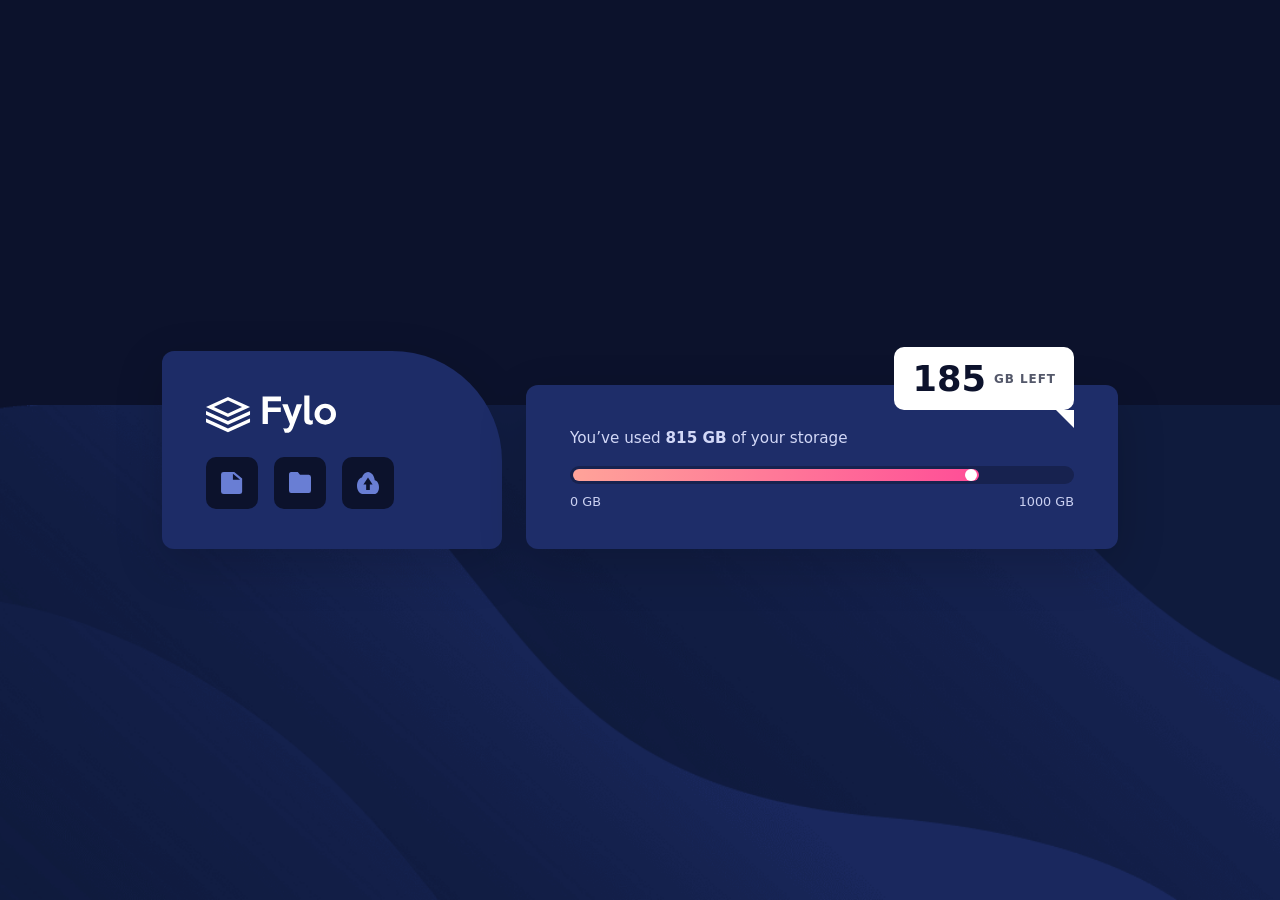
<file: index.html>
<!doctype html>
<html lang="en">
<head>
  <meta charset="utf-8" />
  <meta name="viewport" content="width=device-width, initial-scale=1" />
  <title>Fylo Data Storage Component</title>

  <!-- Bootstrap 5 -->
  <link href="https://cdn.jsdelivr.net/npm/bootstrap@5.3.3/dist/css/bootstrap.min.css" rel="stylesheet">

  <!-- Custom CSS -->
  <link rel="stylesheet" href="./css/styles.css" />

  <!-- Optional: If you want closer typography, add the Google Font from the FM starter -->
</head>

<body class="fylo-body">
  <main class="container min-vh-100 d-flex align-items-center justify-content-center py-5">
    <div class="row g-4 align-items-end justify-content-center fylo-wrap">

      <!-- Left card -->
      <section class="col-12 col-lg-auto">
        <div class="fylo-card-left shadow-lg">
          <div class="d-flex align-items-center">
            <img src="./images/logo.svg" alt="Fylo" class="fylo-logo">
          </div>

          <div class="d-flex gap-3 mt-4">
            <div class="fylo-icon d-flex align-items-center justify-content-center">
              <img src="./images/icon-document.svg" alt="Document">
            </div>
            <div class="fylo-icon d-flex align-items-center justify-content-center">
              <img src="./images/icon-folder.svg" alt="Folder">
            </div>
            <div class="fylo-icon d-flex align-items-center justify-content-center">
              <img src="./images/icon-upload.svg" alt="Upload">
            </div>
          </div>
        </div>
      </section>

      <!-- Right card -->
      <section class="col-12 col-lg">
        <div class="fylo-card-right shadow-lg position-relative">
          <!-- Speech bubble -->
          <div class="fylo-bubble d-none d-lg-flex align-items-center gap-2">
            <span class="fylo-bubble-number">185</span>
            <span class="fylo-bubble-label">GB LEFT</span>
            <span class="fylo-bubble-notch" aria-hidden="true"></span>
          </div>

          <p class="mb-3 fylo-text">
            You’ve used <strong>815 GB</strong> of your storage
          </p>

          <!-- Progress bar -->
          <div class="fylo-progress">
            <div class="fylo-progress-fill" style="width: 81.5%;">
              <span class="fylo-progress-knob" aria-hidden="true"></span>
            </div>
          </div>

          <div class="d-flex justify-content-between mt-2 fylo-scale">
            <span>0 GB</span>
            <span>1000 GB</span>
          </div>

          <!-- Mobile bubble (bottom centered) -->
          <div class="fylo-bubble-mobile d-flex d-lg-none align-items-center justify-content-center gap-2">
            <span class="fylo-bubble-number">185</span>
            <span class="fylo-bubble-label">GB LEFT</span>
          </div>
        </div>
      </section>

    </div>
  </main>
</body>
</html>
</file>
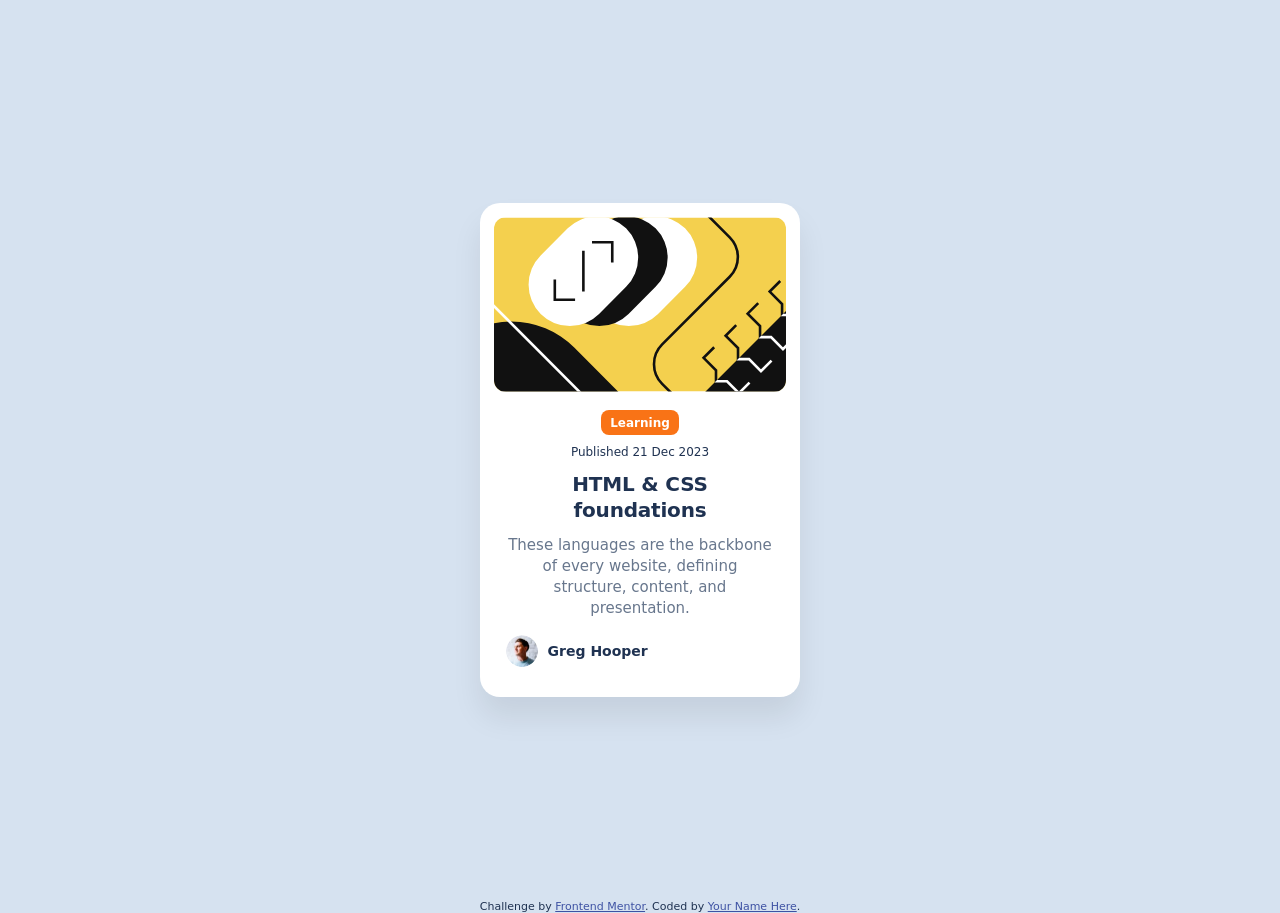
<file: blog-preview-card-main/index.html>
<!DOCTYPE html>
<html lang="en">
<head>
  <meta charset="UTF-8">
  <meta name="viewport" content="width=device-width, initial-scale=1.0"> <!-- displays site properly based on user's device -->

  <link rel="icon" type="image/png" sizes="32x32" href="assets/images/favicon-32x32.png">
  
  <title>Frontend Mentor | Blog preview card</title>
  <link rel="stylesheet" href="blog.css" />

  <!-- Feel free to remove these styles or customise in your own stylesheet 👍 -->
  <style>
    .attribution { font-size: 11px; text-align: center; }
    .attribution a { color: hsl(228, 45%, 44%); }
  </style>
</head>
<body>
<main class="page">
  <article class="card">
    <img class="card__img" src="assets/images/illustration-article.svg" alt="Blog preview illustration" />

    <div class="card__content">
      <p class="tag">Learning</p>
      <p class="date">Published 21 Dec 2023</p>

      <h1 class="card__title">HTML & CSS foundations</h1>

      <p class="card__text">
        These languages are the backbone of every website, defining structure, content, and presentation.
      </p>

      <div class="author">
        <img class="author__img" src="assets/images/image-avatar.webp" alt="Greg Hooper" />
        <span class="author__name">Greg Hooper</span>
      </div>
    </div>
  </article>
</main>

<div class="attribution">
  Challenge by <a href="https://www.frontendmentor.io?ref=challenge" target="_blank">Frontend Mentor</a>.
  Coded by <a href="#">Your Name Here</a>.
</div>
</body>
</html>
</file>
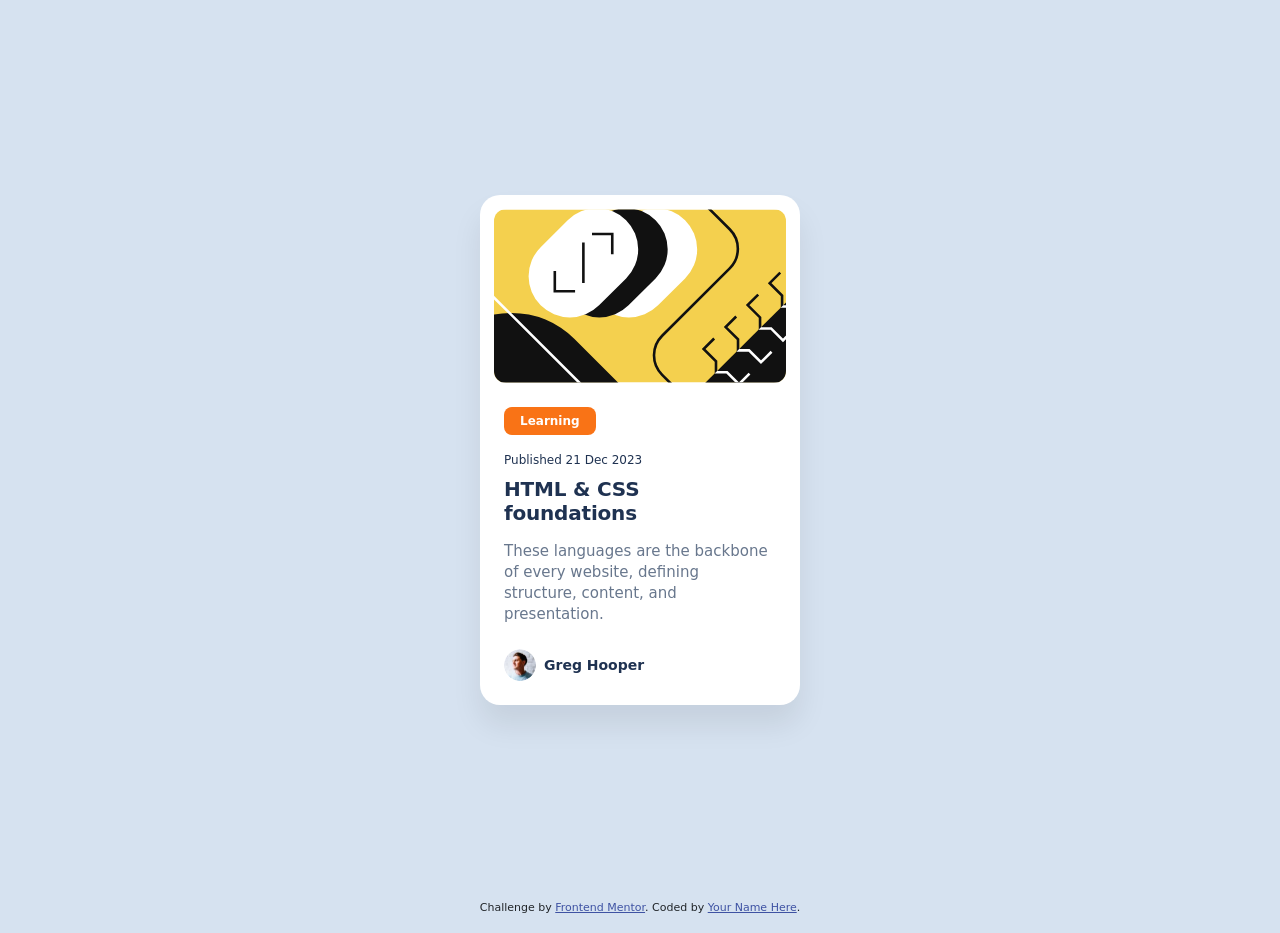
<file: 326.3.1/bootstrapBlog1/blog-preview-card-main/index.html>
<!doctype html>
<html lang="en">
<head>
  <meta charset="UTF-8" />
  <meta name="viewport" content="width=device-width, initial-scale=1.0" />
  <title>Frontend Mentor | Blog preview card</title>

  <link rel="icon" type="image/png" sizes="32x32" href="assets/images/favicon-32x32.png" />

  <!-- Bootstrap 5 (CDN) -->
  <link
    href="https://cdn.jsdelivr.net/npm/bootstrap@5.3.3/dist/css/bootstrap.min.css"
    rel="stylesheet"
    integrity="sha384-QWTKZyjpPEjISv5WaRU9OFeRpok6YctnYmDr5pNlyT2bRjXh0JMhjY6hW+ALEwIH"
    crossorigin="anonymous"
  />

  <!-- Your tiny overrides -->
  <link rel="stylesheet" href="blog.css" />

  <style>
    .attribution { font-size: 11px; text-align: center; }
    .attribution a { color: hsl(228, 45%, 44%); }
  </style>
</head>

<body class="bg-slate-300">
  <main class="min-vh-100 d-flex align-items-center justify-content-center p-4">
    <article class="card blog-card border-0">
      <img
        src="assets/images/illustration-article.svg"
        class="card-img-top blog-img"
        alt="Blog preview illustration"
      />

      <div class="card-body p-4">
        <!-- Tag -->
        <span class="badge rounded-3 px-3 py-2 fw-bold blog-tag">Learning</span>

        <!-- Date -->
        <p class="mt-3 mb-2 small text-dark-emphasis blog-date">Published 21 Dec 2023</p>

        <!-- Title -->
        <h1 class="h5 fw-bold mb-3 blog-title">HTML &amp; CSS foundations</h1>

        <!-- Text -->
        <p class="mb-4 text-secondary blog-text">
          These languages are the backbone of every website, defining structure, content, and presentation.
        </p>

        <!-- Author -->
        <div class="d-flex align-items-center gap-2">
          <img
            src="assets/images/image-avatar.webp"
            class="rounded-circle blog-avatar"
            alt="Greg Hooper"
          />
          <span class="fw-bold blog-author">Greg Hooper</span>
        </div>
      </div>
    </article>
  </main>

  <div class="attribution pb-3">
    Challenge by <a href="https://www.frontendmentor.io?ref=challenge" target="_blank" rel="noreferrer">Frontend Mentor</a>.
    Coded by <a href="#">Your Name Here</a>.
  </div>
</body>
</html>
</file>
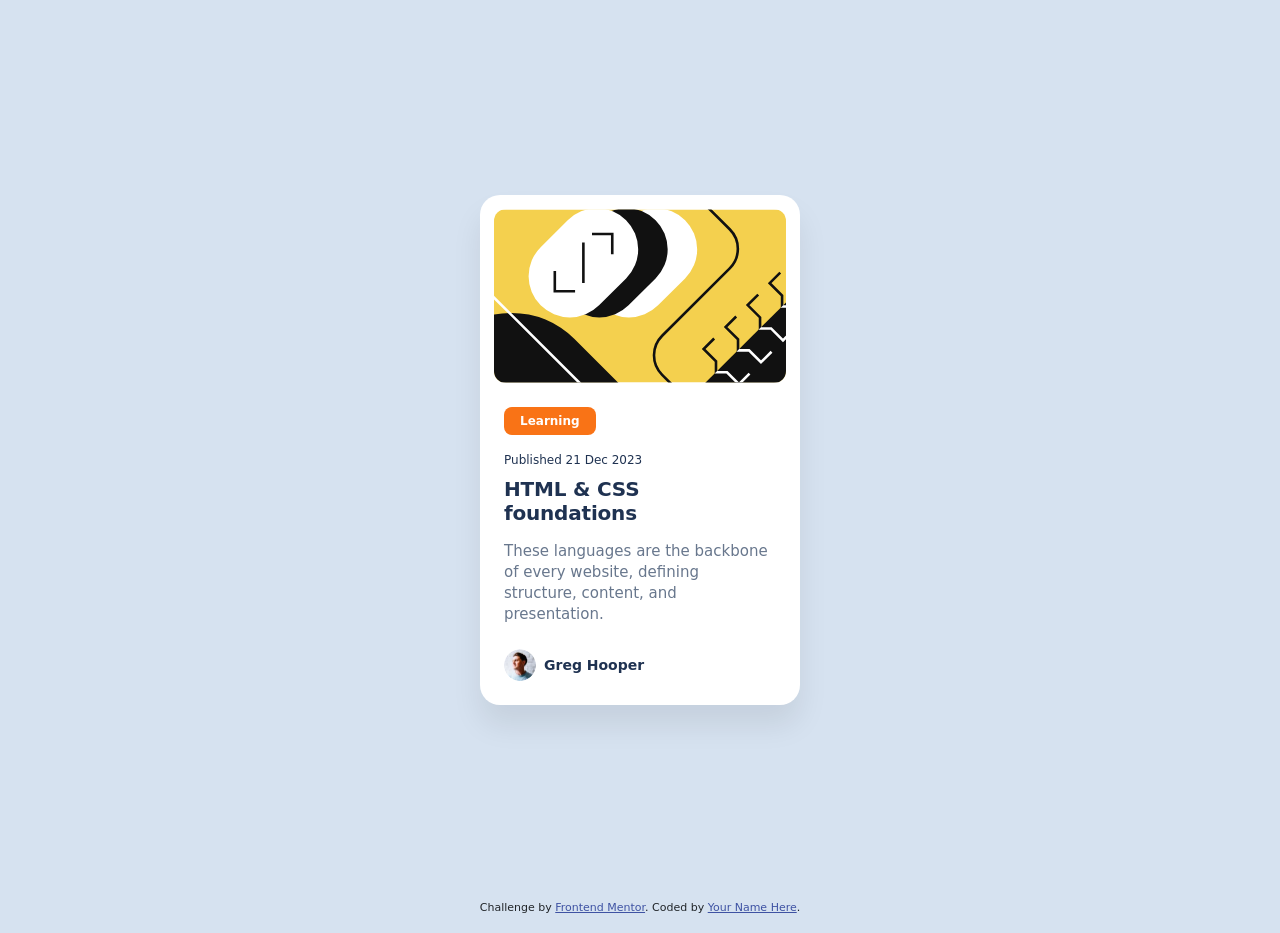
<file: 326.3.1/bootstrapQr/blog-preview-card-main/index.html>
<!doctype html>
<html lang="en">
<head>
  <meta charset="UTF-8" />
  <meta name="viewport" content="width=device-width, initial-scale=1.0" />
  <title>Frontend Mentor | Blog preview card</title>

  <link rel="icon" type="image/png" sizes="32x32" href="assets/images/favicon-32x32.png" />

  <!-- Bootstrap 5 (CDN) -->
  <link
    href="https://cdn.jsdelivr.net/npm/bootstrap@5.3.3/dist/css/bootstrap.min.css"
    rel="stylesheet"
    integrity="sha384-QWTKZyjpPEjISv5WaRU9OFeRpok6YctnYmDr5pNlyT2bRjXh0JMhjY6hW+ALEwIH"
    crossorigin="anonymous"
  />

  <!-- Your tiny overrides -->
  <link rel="stylesheet" href="blog.css" />

  <style>
    .attribution { font-size: 11px; text-align: center; }
    .attribution a { color: hsl(228, 45%, 44%); }
  </style>
</head>

<body class="bg-slate-300">
  <main class="min-vh-100 d-flex align-items-center justify-content-center p-4">
    <article class="card blog-card border-0">
      <img
        src="assets/images/illustration-article.svg"
        class="card-img-top blog-img"
        alt="Blog preview illustration"
      />

      <div class="card-body p-4">
        <!-- Tag -->
        <span class="badge rounded-3 px-3 py-2 fw-bold blog-tag">Learning</span>

        <!-- Date -->
        <p class="mt-3 mb-2 small text-dark-emphasis blog-date">Published 21 Dec 2023</p>

        <!-- Title -->
        <h1 class="h5 fw-bold mb-3 blog-title">HTML &amp; CSS foundations</h1>

        <!-- Text -->
        <p class="mb-4 text-secondary blog-text">
          These languages are the backbone of every website, defining structure, content, and presentation.
        </p>

        <!-- Author -->
        <div class="d-flex align-items-center gap-2">
          <img
            src="assets/images/image-avatar.webp"
            class="rounded-circle blog-avatar"
            alt="Greg Hooper"
          />
          <span class="fw-bold blog-author">Greg Hooper</span>
        </div>
      </div>
    </article>
  </main>

  <div class="attribution pb-3">
    Challenge by <a href="https://www.frontendmentor.io?ref=challenge" target="_blank" rel="noreferrer">Frontend Mentor</a>.
    Coded by <a href="#">Your Name Here</a>.
  </div>
</body>
</html>
</file>
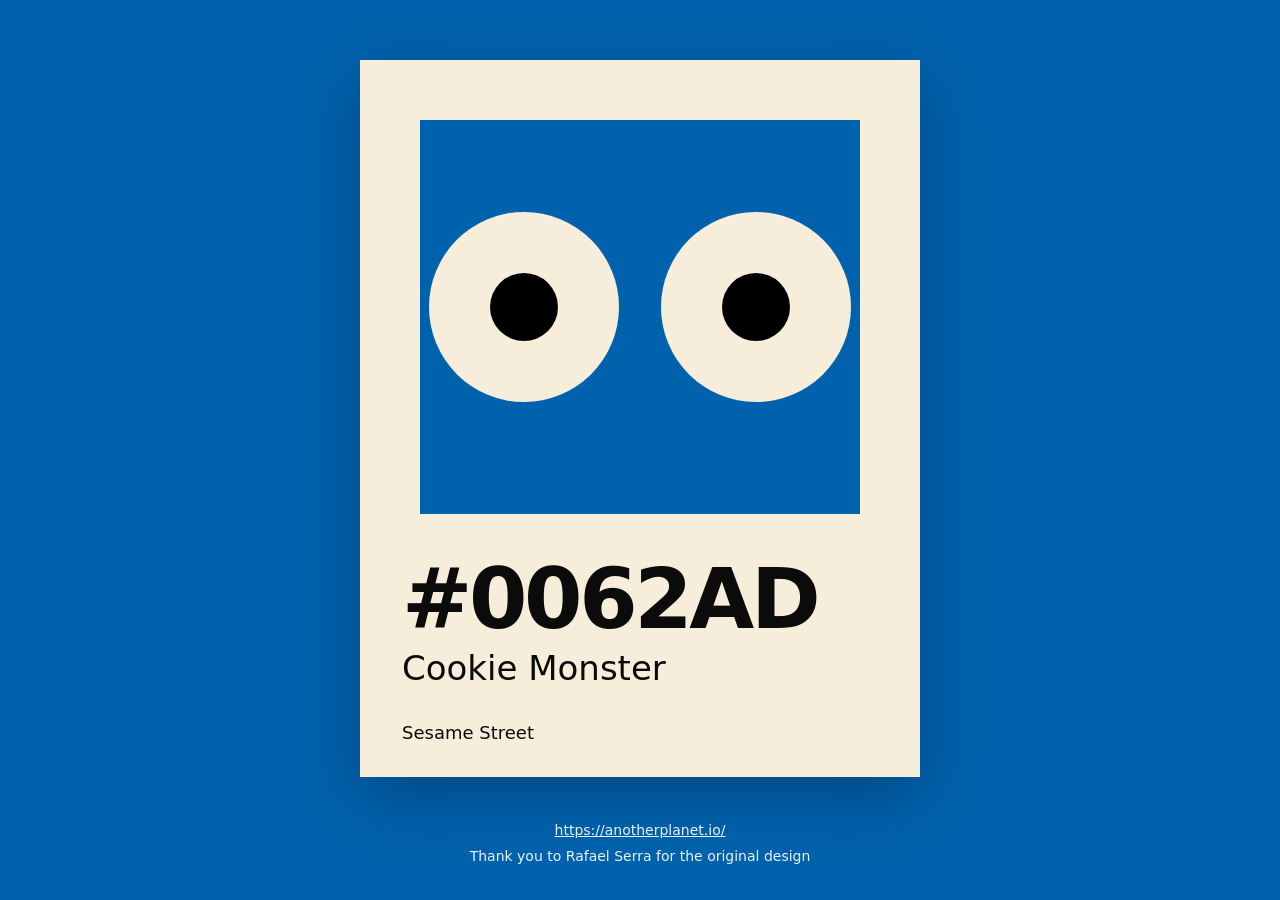
<file: 326.1.3/assignment.html>
<!doctype html>
<html lang="en">
<head>
  <meta charset="UTF-8" />
  <meta name="viewport" content="width=device-width, initial-scale=1.0" />
  <title>Cookie Monster Color</title>

  <link rel="stylesheet" href="./styles.css" />
  <script src="./app.js" defer></script>
</head>

<body>
  <main class="stage">
    <article class="card" aria-label="Color card">
      <div class="frame" aria-hidden="true">
        <div class="eyes">
          <div class="eye" data-eye>
            <div class="pupil" data-pupil></div>
          </div>
          <div class="eye" data-eye>
            <div class="pupil" data-pupil></div>
          </div>
        </div>
      </div>

      <section class="info">
        <h1 class="hex">#0062AD</h1>
        <p class="name">Cookie Monster</p>
        <p class="meta">Sesame Street</p>
      </section>
    </article>

    <footer class="footer">
      <a class="link" href="https://anotherplanet.io/" target="_blank" rel="noreferrer">
        https://anotherplanet.io/
      </a>
      <p class="thanks">Thank you to Rafael Serra for the original design</p>
    </footer>
  </main>
</body>
</html>
</file>
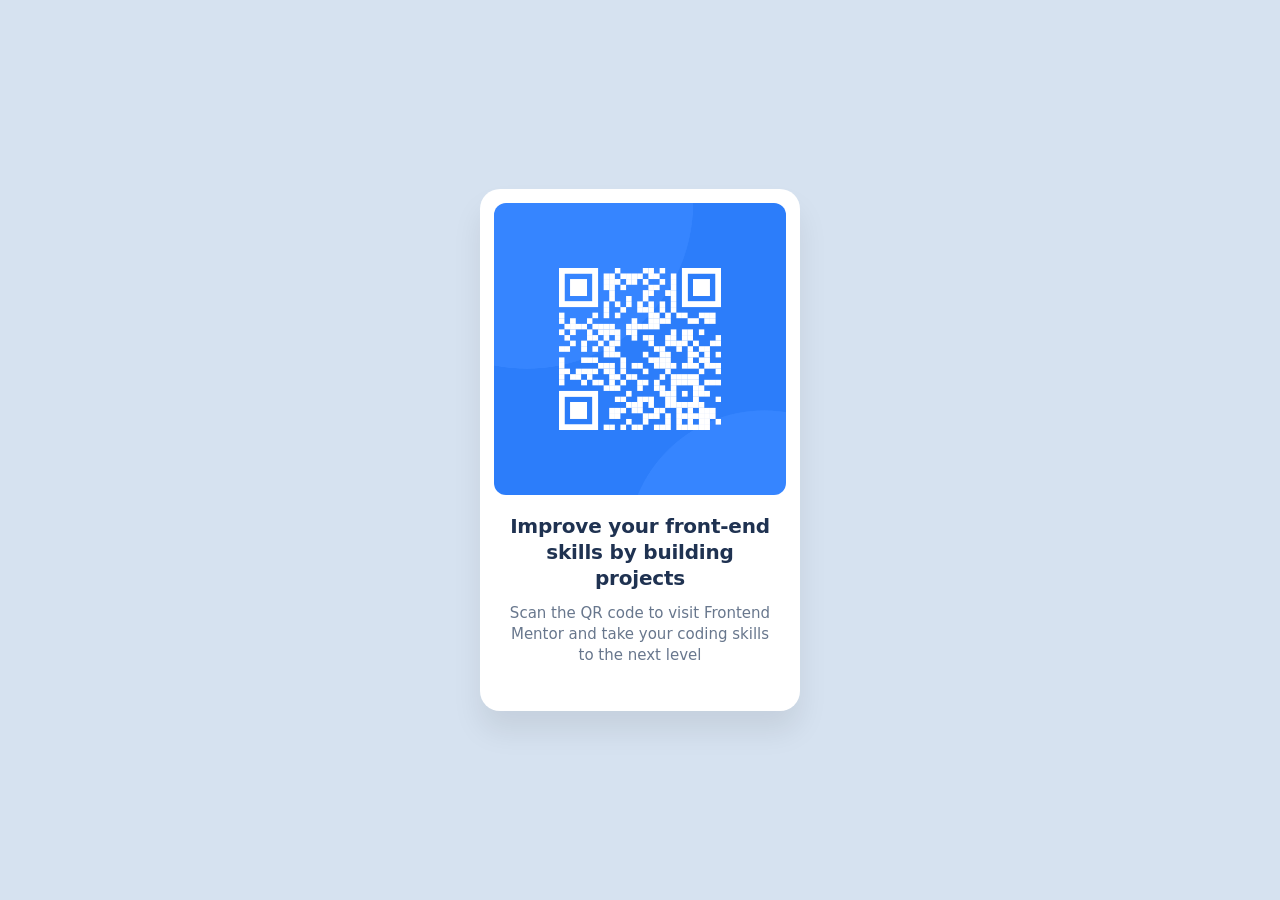
<file: qr-code-component-main/Qr.html>
<!DOCTYPE html>
<html lang="en">
<head>
  <meta charset="UTF-8" />
  <meta name="viewport" content="width=device-width, initial-scale=1.0" />
  <title>Frontend Mentor | QR code component</title>
  <link rel="stylesheet" href="326Qr.css" />
</head>
<body>
<main class="page">
  <section class="card" aria-label="QR code card">
    <img
            class="card__img"
            src="./images/image-qr-code.png"
            alt="QR code to visit Frontend Mentor"
    />
    <div class="card__content">
      <h1 class="card__title">
        Improve your front-end skills by building projects
      </h1>
      <p class="card__text">
        Scan the QR code to visit Frontend Mentor and take your coding skills
        to the next level
      </p>
    </div>
  </section>
</main>
</body>
</html>
</file>
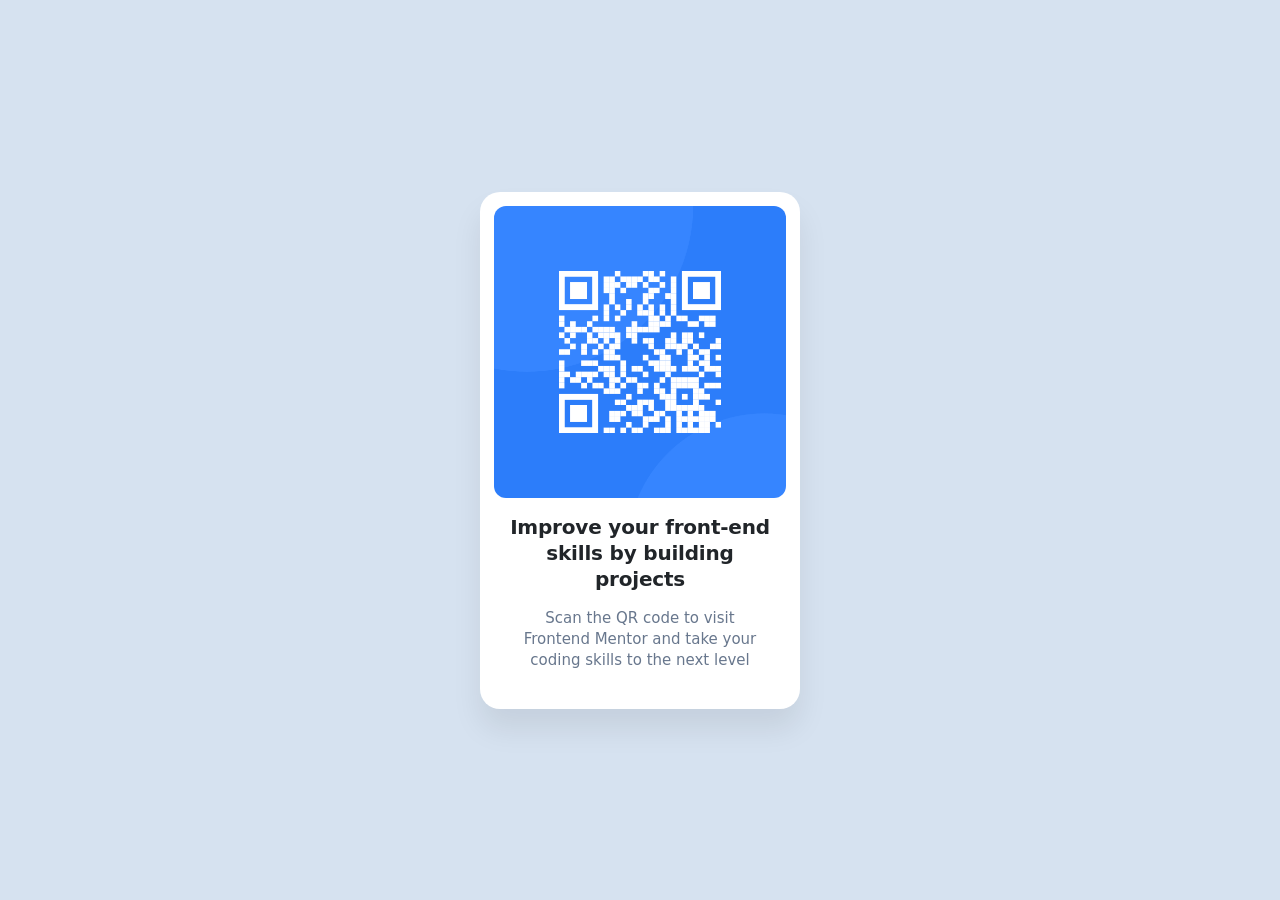
<file: 326.3.1/bootstrapQr/qr-code-component-main/Qr.html>
<!doctype html>
<html lang="en">
<head>
  <meta charset="UTF-8" />
  <meta name="viewport" content="width=device-width, initial-scale=1.0" />
  <title>Frontend Mentor | QR code component</title>

  <!-- Bootstrap 5 (CDN) -->
  <link
    href="https://cdn.jsdelivr.net/npm/bootstrap@5.3.3/dist/css/bootstrap.min.css"
    rel="stylesheet"
    integrity="sha384-QWTKZyjpPEjISv5WaRU9OFeRpok6YctnYmDr5pNlyT2bRjXh0JMhjY6hW+ALEwIH"
    crossorigin="anonymous"
  />

  <!-- Small overrides only -->
  <link rel="stylesheet" href="326Qr.css" />
</head>

<body class="bg-slate-300 text-slate-900">
  <main class="min-vh-100 d-flex align-items-center justify-content-center p-4">
    <section class="card qr-card border-0 text-center" aria-label="QR code card">
      <img
        src="./images/image-qr-code.png"
        class="img-fluid qr-img"
        alt="QR code to visit Frontend Mentor"
      />

      <div class="card-body px-3 pb-4 pt-3">
        <h1 class="h5 fw-bold mb-3 qr-title">
          Improve your front-end skills by building projects
        </h1>
        <p class="mb-0 text-secondary qr-text">
          Scan the QR code to visit Frontend Mentor and take your coding skills
          to the next level
        </p>
      </div>
    </section>
  </main>
</body>
</html>
</file>
<file: css/styles.css>
/* ---------- Base / reset-ish ---------- */
:root{
  --bg-top: #0c122c;
  --card: #1d2c67;
  --card-2: #1e2d69;
  --muted: #a7b2ff;
  --text: #dde2ff;

  --icon-bg: #0c122c;

  --progress-track: #0b163b;
  --grad-1: #ffa399;
  --grad-2: #ff4d97;
}

* { box-sizing: border-box; }

.fylo-body{
  margin: 0;
  font-family: system-ui, -apple-system, Segoe UI, Roboto, Arial, sans-serif;
  background: var(--bg-top);
  color: var(--text);
  overflow-x: hidden;
}

/* ---------- Background curves ---------- */
.fylo-body::after{
  content:"";
  position: fixed;
  left: 0;
  right: 0;
  bottom: 0;
  height: 55vh;
  background: url("../images/bg-desktop.png") bottom center / cover no-repeat;
  z-index: -1;
}

/* ---------- Layout wrapper width ---------- */
.fylo-wrap{
  width: min(980px, 100%);
}

/* ---------- Cards ---------- */
.fylo-card-left{
  width: 340px;
  background: var(--card);
  border-radius: 12px 110px 12px 12px;
  padding: 44px 44px 40px;
}

.fylo-card-right{
  background: var(--card-2);
  border-radius: 12px;
  padding: 42px 44px 38px;
  min-height: 155px;
}

/* ---------- Logo ---------- */
.fylo-logo{
  width: 130px;
  height: auto;
}

/* ---------- Icon buttons ---------- */
.fylo-icon{
  width: 52px;
  height: 52px;
  border-radius: 10px;
  background: var(--icon-bg);
}

.fylo-icon img{
  width: 22px;
  height: 22px;
}

/* ---------- Text ---------- */
.fylo-text{
  font-size: 0.95rem;
  color: var(--text);
  opacity: 0.95;
}

.fylo-text strong{
  font-weight: 700;
}

/* ---------- Progress ---------- */
.fylo-progress{
  height: 18px;
  border-radius: 999px;
  background: rgba(0,0,0,0.25);
  padding: 3px;
}

.fylo-progress-fill{
  position: relative;
  height: 100%;
  border-radius: 999px;
  background: linear-gradient(90deg, var(--grad-1), var(--grad-2));
}

.fylo-progress-knob{
  position: absolute;
  right: 2px;
  top: 50%;
  transform: translateY(-50%);
  width: 12px;
  height: 12px;
  border-radius: 50%;
  background: #fff;
}

/* ---------- Scale labels ---------- */
.fylo-scale{
  font-size: 0.8rem;
  color: var(--text);
  opacity: 0.9;
}

/* ---------- Bubble (desktop) ---------- */
.fylo-bubble{
  position: absolute;
  right: 44px;
  top: -38px;
  background: #fff;
  color: #0c122c;
  border-radius: 10px;
  padding: 14px 18px;
}

.fylo-bubble-number{
  font-size: 2.2rem;
  font-weight: 800;
  line-height: 1;
}

.fylo-bubble-label{
  font-size: 0.75rem;
  letter-spacing: 0.08em;
  font-weight: 700;
  opacity: 0.7;
}

/* notch triangle */
.fylo-bubble-notch{
  position: absolute;
  right: 0;
  bottom: -18px;
  width: 0;
  height: 0;
  border-left: 18px solid transparent;
  border-top: 18px solid #fff;
}

/* ---------- Bubble (mobile) ---------- */
.fylo-bubble-mobile{
  position: absolute;
  left: 50%;
  transform: translateX(-50%);
  bottom: -34px;
  background: #fff;
  color: #0c122c;
  border-radius: 10px;
  padding: 14px 18px;
  min-width: 190px;
}

/* ---------- Responsive ---------- */
@media (max-width: 991.98px){
  .fylo-card-left{ width: 100%; }
  .fylo-card-right{ padding-bottom: 62px; } /* room for mobile bubble */
  .fylo-body::after{
    height: 45vh;
    background: url("../images/bg-mobile.png") bottom center / cover no-repeat;
  }
}
</file>
<file: blog-preview-card-main/blog.css>
/* ----- CSS Reset (minimal) ----- */
*,
*::before,
*::after {
    box-sizing: border-box;
}

body {
    margin: 0;
}

/* ----- Variables (match style-guide.md) ----- */
:root {
    --white: hsl(0, 0%, 100%);
    --slate-300: hsl(212, 45%, 89%);
    --slate-500: hsl(216, 15%, 48%);
    --slate-900: hsl(218, 44%, 22%);

    --radius-card: 20px;
    --radius-img: 12px;
}

/* ----- Page layout ----- */
body {
    font-family: system-ui, -apple-system, Segoe UI, Roboto, Arial, sans-serif;
    background: var(--slate-300);
    color: var(--slate-900);
}

.page {
    min-height: 100vh;
    display: grid;
    place-items: center;
    padding: 24px;
}

/* ----- Card ----- */
.card {
    width: 100%;
    max-width: 320px;
    background: var(--white);
    border-radius: var(--radius-card);
    padding: 14px;
    box-shadow: 0 20px 30px rgba(0, 0, 0, 0.08);
    text-align: center;
}

/* ----- Image ----- */
.card__img {
    width: 100%;
    display: block;
    border-radius: var(--radius-img);
    margin-bottom: 18px;
}

/* ----- Content ----- */
.card__content {
    padding: 0 12px 16px;
}

.card__title {
    margin: 0;
    font-size: 20px;
    line-height: 1.3;
    letter-spacing: -0.2px;
}

.card__text {
    margin-top: 12px;
    font-size: 15px;
    line-height: 1.4;
    color: var(--slate-500);
}

.tag{
    display:inline-block;
    background:#f97316;
    color:#fff;
    font-weight:700;
    font-size:12px;
    padding:.35rem .6rem;
    border-radius:8px;
    margin:0 0 .6rem;
}

.date{
    margin:0 0 .75rem;
    font-size:12px;
    color:var(--slate-900);
}

.author{
    margin-top:1rem;
    display:flex;
    align-items:center;
    gap:.6rem;
    justify-content:flex-start;
}

.author__img{
    width:32px;
    height:32px;
    border-radius:50%;
}

.author__name{
    font-weight:700;
    font-size:14px;
}
</file>
<file: 326.3.1/bootstrapBlog1/blog-preview-card-main/blog.css>
:root {
  --white: hsl(0, 0%, 100%);
  --slate-300: hsl(212, 45%, 89%);
  --slate-500: hsl(216, 15%, 48%);
  --slate-900: hsl(218, 44%, 22%);

  --radius-card: 20px;
  --radius-img: 12px;
}

/* Bootstrap doesn’t have your slate background by default */
.bg-slate-300 {
  background: var(--slate-300);
}

/* Card sizing + shadow to match FM vibe */
.blog-card {
  width: 100%;
  max-width: 320px;
  background: var(--white);
  border-radius: var(--radius-card);
  box-shadow: 0 20px 30px rgba(0, 0, 0, 0.08);
}

/* Image rounding like your original */
.blog-img {
  border-top-left-radius: var(--radius-card);
  border-top-right-radius: var(--radius-card);
  border-radius: var(--radius-img);
  margin: 14px 14px 0; /* mimic your padding-before-img look */
  width: calc(100% - 28px);
}

/* Badge color to match your orange */
.blog-tag {
  background: #f97316;
  color: #fff;
  font-size: 12px;
}

/* Typography tweaks */
.blog-title {
  color: var(--slate-900);
  letter-spacing: -0.2px;
}

.blog-text {
  color: var(--slate-500) !important;
  font-size: 15px;
  line-height: 1.4;
}

.blog-date {
  font-size: 12px;
  color: var(--slate-900) !important;
}

.blog-avatar {
  width: 32px;
  height: 32px;
}

.blog-author {
  font-size: 14px;
  color: var(--slate-900);
}
</file>
<file: 326.3.1/bootstrapQr/blog-preview-card-main/blog.css>
:root {
  --white: hsl(0, 0%, 100%);
  --slate-300: hsl(212, 45%, 89%);
  --slate-500: hsl(216, 15%, 48%);
  --slate-900: hsl(218, 44%, 22%);

  --radius-card: 20px;
  --radius-img: 12px;
}

/* Bootstrap doesn’t have your slate background by default */
.bg-slate-300 {
  background: var(--slate-300);
}

/* Card sizing + shadow to match FM vibe */
.blog-card {
  width: 100%;
  max-width: 320px;
  background: var(--white);
  border-radius: var(--radius-card);
  box-shadow: 0 20px 30px rgba(0, 0, 0, 0.08);
}

/* Image rounding like your original */
.blog-img {
  border-top-left-radius: var(--radius-card);
  border-top-right-radius: var(--radius-card);
  border-radius: var(--radius-img);
  margin: 14px 14px 0; /* mimic your padding-before-img look */
  width: calc(100% - 28px);
}

/* Badge color to match your orange */
.blog-tag {
  background: #f97316;
  color: #fff;
  font-size: 12px;
}

/* Typography tweaks */
.blog-title {
  color: var(--slate-900);
  letter-spacing: -0.2px;
}

.blog-text {
  color: var(--slate-500) !important;
  font-size: 15px;
  line-height: 1.4;
}

.blog-date {
  font-size: 12px;
  color: var(--slate-900) !important;
}

.blog-avatar {
  width: 32px;
  height: 32px;
}

.blog-author {
  font-size: 14px;
  color: var(--slate-900);
}
</file>
<file: 326.1.3/styles.css>
:root{
  --blue:#0062AD;
  --paper:#F6EEDB;
  --ink:#0b0b0b;
}

*{ box-sizing:border-box; }
html,body{ height:100%; }

body{
  margin:0;
  font-family: system-ui, -apple-system, Segoe UI, Roboto, Arial, sans-serif;
  background: var(--blue);
  color: var(--ink);
}

.stage{
  min-height:100%;
  display:grid;
  place-items:center;
  padding: 48px 16px 24px;
  gap: 20px;
}

.card{
  width: min(560px, 92vw);
  background: var(--paper);
  padding: 42px 42px 34px;
  box-shadow: 0 20px 60px rgba(0,0,0,.25);
}

.frame{
  background: var(--blue);
  border: 18px solid var(--paper);
  height: 430px;
  display:grid;
  place-items:center;
}

.eyes{
  display:flex;
  gap: 42px;
  align-items:center;
  transform: translateY(-10px);
}

.eye{
  width: 190px;
  height: 190px;
  background: var(--paper);
  border-radius: 50%;
  position: relative;
  overflow: hidden;
}

.pupil{
  width: 68px;
  height: 68px;
  background: #000;
  border-radius: 50%;
  position:absolute;
  left: 50%;
  top: 50%;
  transform: translate(-50%,-50%);
  will-change: transform;
}

/* Text */
.info{ margin-top: 28px; }
.hex{
  margin:0;
  font-size: 84px;
  line-height: 0.95;
  letter-spacing: -0.04em;
  font-weight: 900;
}
.name{
  margin: 8px 0 0;
  font-size: 34px;
  font-weight: 500;
}
.meta{
  margin: 34px 0 0;
  font-size: 18px;
  font-weight: 500;
}

/* Footer */
.footer{
  text-align:center;
  color: rgba(255,255,255,.92);
  font-size: 14px;
  display:grid;
  gap: 10px;
}
.link{ color: rgba(255,255,255,.92); }
.thanks{ margin:0; }

@media (max-width: 560px){
  .card{ padding: 28px; }
  .frame{ height: 340px; border-width: 14px; }
  .eye{ width: 140px; height: 140px; }
  .pupil{ width: 52px; height: 52px; }
  .hex{ font-size: 64px; }
  .name{ font-size: 28px; }
}
</file>
<file: qr-code-component-main/326Qr.css>
/* ----- CSS Reset (minimal) ----- */
*,
*::before,
*::after {
    box-sizing: border-box;
}

body {
    margin: 0;
}

/* ----- Variables (match style-guide.md) ----- */
:root {
    --white: hsl(0, 0%, 100%);
    --slate-300: hsl(212, 45%, 89%);
    --slate-500: hsl(216, 15%, 48%);
    --slate-900: hsl(218, 44%, 22%);

    --radius-card: 20px;
    --radius-img: 12px;
}

/* ----- Page layout ----- */
body {
    font-family: system-ui, -apple-system, Segoe UI, Roboto, Arial, sans-serif;
    background: var(--slate-300);
    color: var(--slate-900);
}

.page {
    min-height: 100vh;
    display: grid;
    place-items: center;
    padding: 24px;
}

/* ----- Card ----- */
.card {
    width: 100%;
    max-width: 320px;
    background: var(--white);
    border-radius: var(--radius-card);
    padding: 14px;
    box-shadow: 0 20px 30px rgba(0, 0, 0, 0.08);
    text-align: center;
}

/* ----- Image ----- */
.card__img {
    width: 100%;
    display: block;
    border-radius: var(--radius-img);
    margin-bottom: 18px;
}

/* ----- Content ----- */
.card__content {
    padding: 0 12px 16px;
}

.card__title {
    margin: 0;
    font-size: 20px;
    line-height: 1.3;
    letter-spacing: -0.2px;
}

.card__text {
    margin-top: 12px;
    font-size: 15px;
    line-height: 1.4;
    color: var(--slate-500);
}
</file>
<file: 326.3.1/bootstrapQr/qr-code-component-main/326Qr.css>
:root {
  --white: hsl(0, 0%, 100%);
  --slate-300: hsl(212, 45%, 89%);
  --slate-500: hsl(216, 15%, 48%);
  --slate-900: hsl(218, 44%, 22%);
  --radius-card: 20px;
  --radius-img: 12px;
}

/* Background + base text colors (Bootstrap doesn’t include these exact tokens) */
.bg-slate-300 { background: var(--slate-300) !important; }
.text-slate-900 { color: var(--slate-900) !important; }

/* Card sizing + style */
.qr-card {
  width: 100%;
  max-width: 320px;
  background: var(--white);
  border-radius: var(--radius-card);
  padding: 14px; /* keeps the “white border” around the image */
  box-shadow: 0 20px 30px rgba(0, 0, 0, 0.08);
}

/* Image rounding */
.qr-img {
  border-radius: var(--radius-img);
  display: block;
  width: 100%;
}

/* Typography tweaks */
.qr-title {
  letter-spacing: -0.2px;
  line-height: 1.3;
}

.qr-text {
  color: var(--slate-500) !important;
  font-size: 15px;
  line-height: 1.4;
}
</file>
